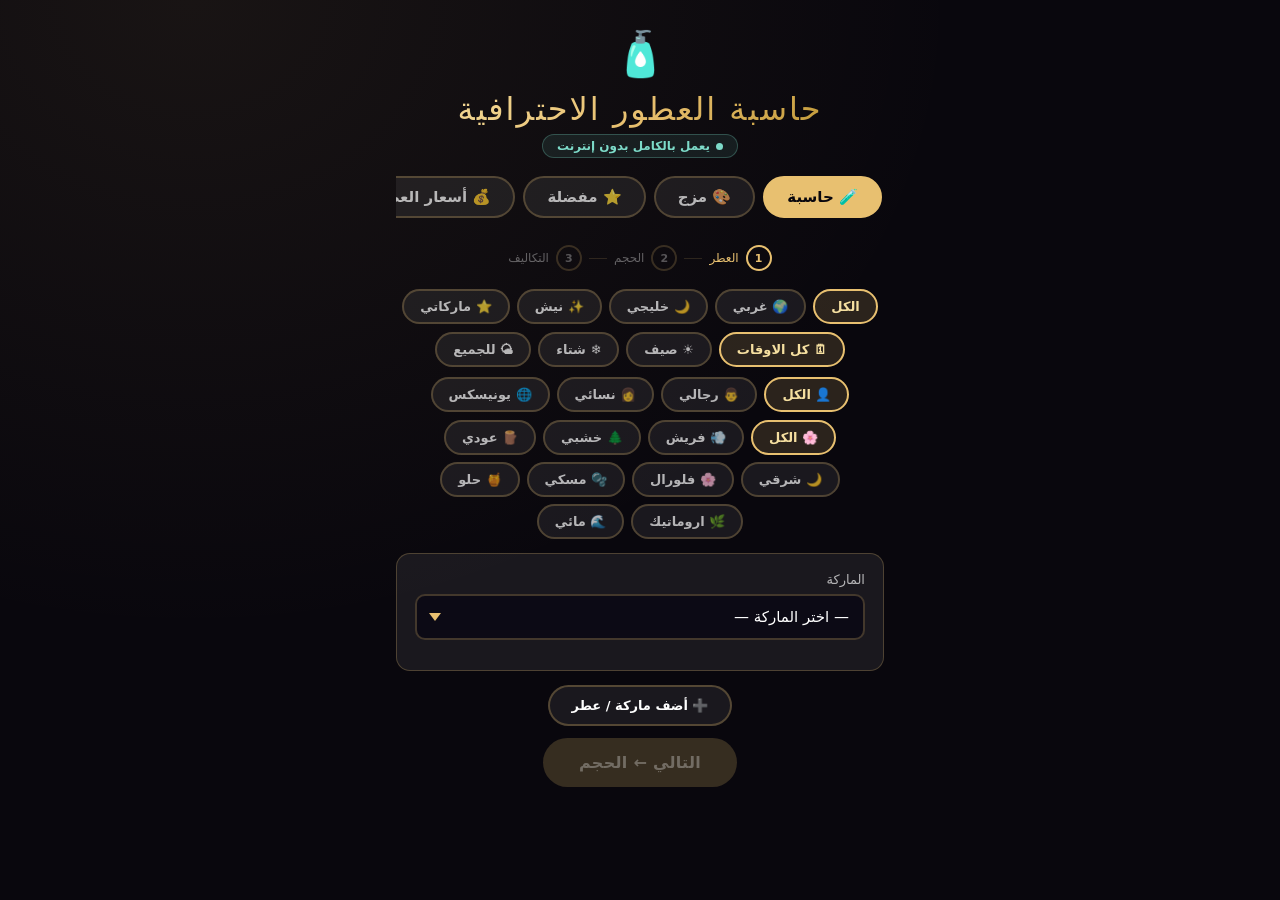
<file: index.html>
<!DOCTYPE html>
<html lang="ar" dir="rtl">
<head>
<meta charset="UTF-8"/>
<meta name="viewport" content="width=device-width,initial-scale=1.0,viewport-fit=cover"/>
<title>حاسبة العطور الاحترافية — Web App</title>

<!-- PWA -->
<link rel="manifest" href="manifest.json"/>
<meta name="theme-color" content="#e8c070"/>

<!-- iOS PWA -->
<meta name="apple-mobile-web-app-capable" content="yes"/>
<meta name="apple-mobile-web-app-status-bar-style" content="black-translucent"/>
<meta name="apple-mobile-web-app-title" content="حاسبة العطور"/>
<link rel="apple-touch-icon" href="icon-192.png"/>
<link rel="apple-touch-startup-image" href="icon-512.png"/>

<!-- General -->
<meta name="mobile-web-app-capable" content="yes"/>
<meta name="application-name" content="حاسبة العطور"/>
<meta name="description" content="حاسبة العطور الاحترافية — تركيبات، مزج، تكاليف، أرباح وإدارة أسعار الزيوت"/>

<link rel="stylesheet" href="css/style.css"/>

<!-- iOS Safe Area -->
<style>
  body {
    padding-top: env(safe-area-inset-top);
    padding-bottom: env(safe-area-inset-bottom);
  }
  .container {
    padding-bottom: calc(env(safe-area-inset-bottom) + 16px);
  }
</style>
</head>
<body>
<div class="container">
  <div class="header">
    <div class="logo">🧴</div>
    <h1>حاسبة العطور الاحترافية</h1>
    <div class="badge"><div class="badge-dot"></div>يعمل بالكامل بدون إنترنت</div>
  </div>

  <div class="tabs" role="tablist" aria-label="أقسام التطبيق">
    <button class="tab active" data-tab="calc" onclick="showTab('calc')">🧪 حاسبة</button>
    <button class="tab" data-tab="blend" onclick="showTab('blend')">🎨 مزج</button>
    <button class="tab" data-tab="favs" onclick="showTab('favs')">⭐ مفضلة</button>
    <button class="tab" data-tab="market" onclick="showTab('market')">💰 أسعار العطور</button>
  </div>

  <div id="tab-calc"></div>
  <div id="tab-blend" style="display:none"></div>
  <div id="tab-favs" style="display:none"></div>
  <div id="tab-market" style="display:none">
    <div class="market-tab-shell">
      <iframe id="market-list-frame" src="market-list.html" title="إدارة أسعار زيوت العطور" loading="lazy"></iframe>
    </div>
  </div>
</div>

<div id="modal"></div>
<div id="toast"></div>

<!-- زر الهوم — ثابت دائماً -->
<button id="home-btn" onclick="goHome()" aria-label="الرئيسية">🏠</button>

<!-- Install Banner (iOS) -->
<div id="install-banner" style="display:none;position:fixed;bottom:0;left:0;right:0;background:linear-gradient(135deg,#1a1008,#2a1a08);border-top:1px solid rgba(232,192,112,0.4);padding:14px 18px;padding-bottom:calc(14px + env(safe-area-inset-bottom));z-index:9999;font-family:inherit">
  <div style="display:flex;justify-content:space-between;align-items:center">
    <div>
      <div style="font-size:14px;font-weight:700;color:#e8c070">📲 ثبّت التطبيق</div>
      <div style="font-size:12px;color:rgba(255,255,255,0.6);margin-top:3px">اضغط <strong style="color:#e8c070">□ ↑</strong> ثم "أضف إلى الشاشة الرئيسية"</div>
    </div>
    <button onclick="document.getElementById('install-banner').style.display='none'" style="background:rgba(232,192,112,0.15);border:1px solid rgba(232,192,112,0.3);color:#e8c070;border-radius:8px;padding:7px 13px;font-size:13px;cursor:pointer;font-family:inherit">فهمت ✓</button>
  </div>
</div>

<script src="js/data.js"></script>
<script src="js/app.js"></script>
<script>
// ── Service Worker Registration ──
if ('serviceWorker' in navigator) {
  window.addEventListener('load', () => {
    navigator.serviceWorker.register('./service-worker.js')
      .then(reg => console.log('✅ SW registered:', reg.scope))
      .catch(err => console.log('❌ SW error:', err));
  });
}

// ── iOS Install Banner ──
const isIOS = /iPad|iPhone|iPod/.test(navigator.userAgent);
const isStandalone = window.matchMedia('(display-mode: standalone)').matches
  || window.navigator.standalone;
const bannerDismissed = localStorage.getItem('install_banner_dismissed');

if (isIOS && !isStandalone && !bannerDismissed) {
  setTimeout(() => {
    document.getElementById('install-banner').style.display = 'block';
  }, 2500);
  document.getElementById('install-banner')
    .querySelector('button')
    .addEventListener('click', () => {
      localStorage.setItem('install_banner_dismissed', '1');
    });
}

// ضبط ارتفاع صفحة الأسعار داخل التطبيق تلقائياً
window.addEventListener('message', event => {
  if (!event.data || event.data.type !== 'perfumez-market-height') return;
  const frame = document.getElementById('market-list-frame');
  if (!frame) return;
  const height = Math.max(720, Math.min(Number(event.data.height) || 900, 2200));
  frame.style.height = `${height}px`;
});
</script>
</body>
</html>
</file>
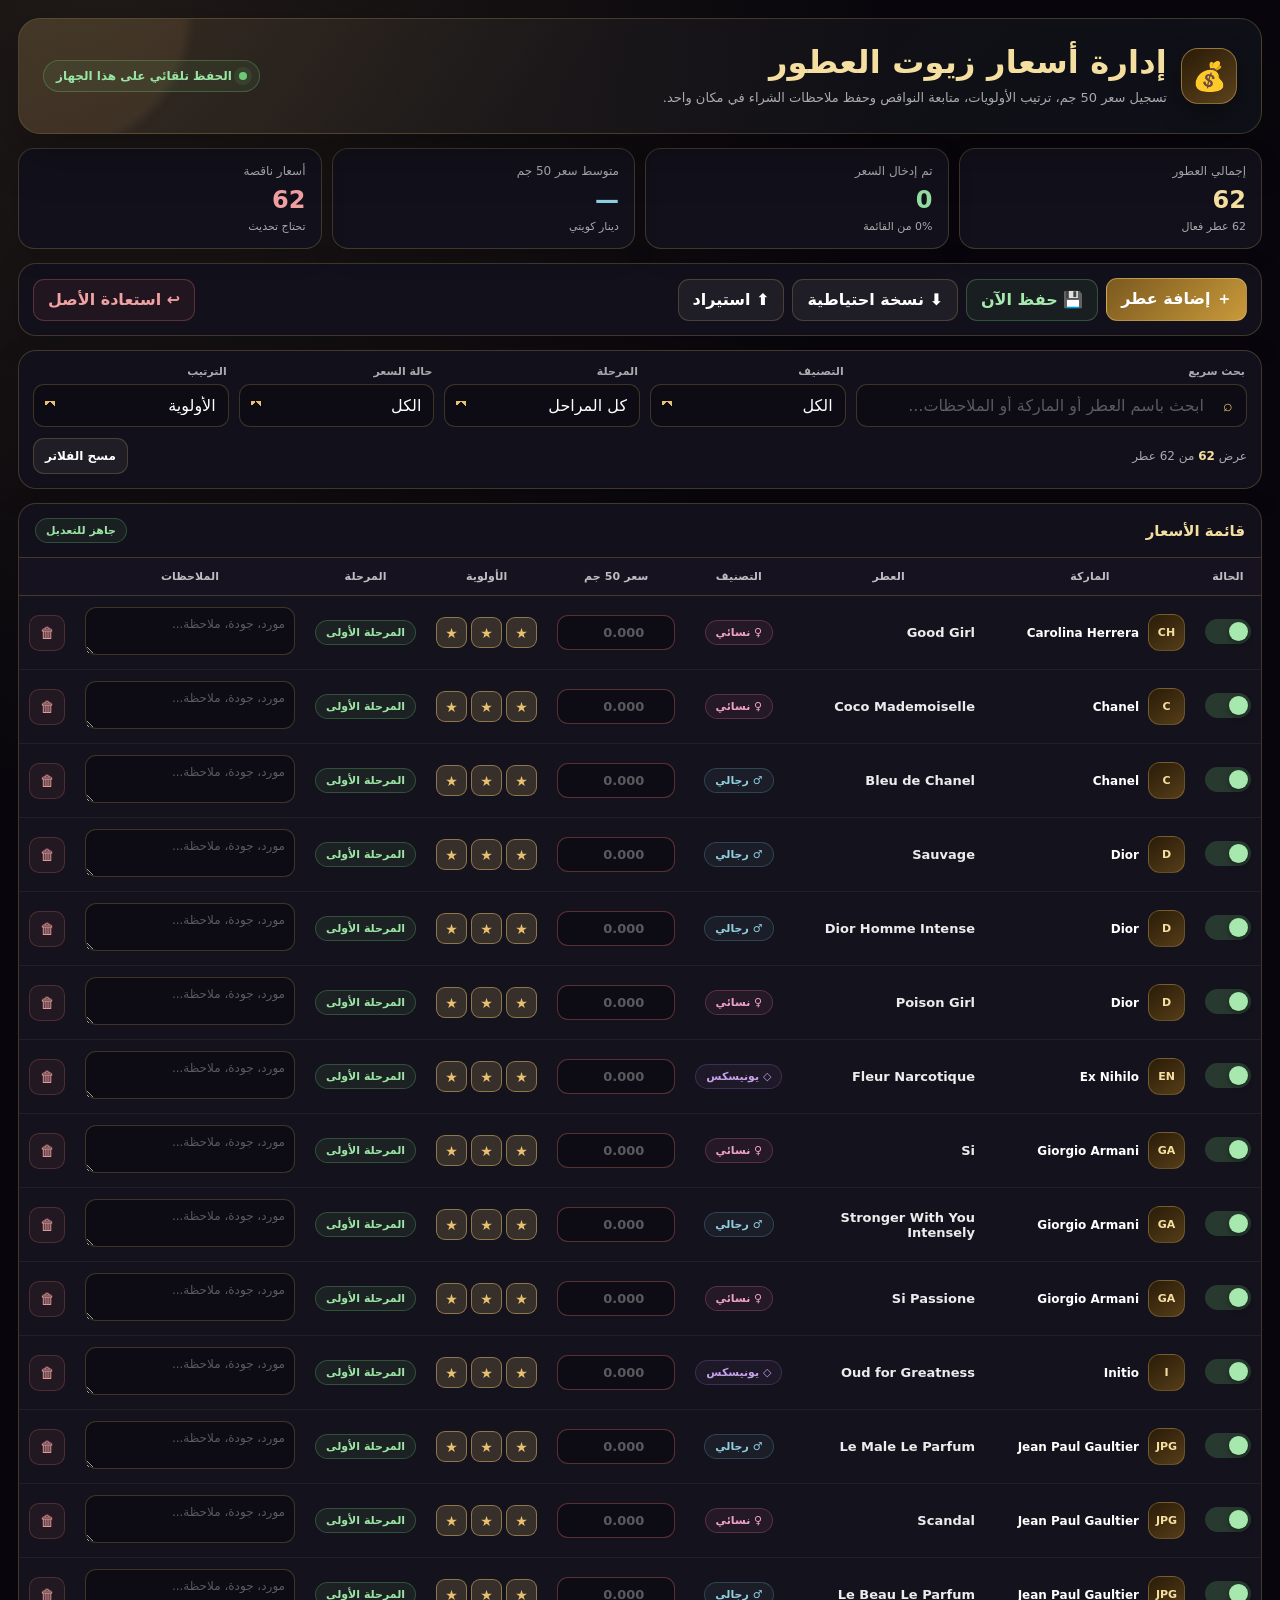
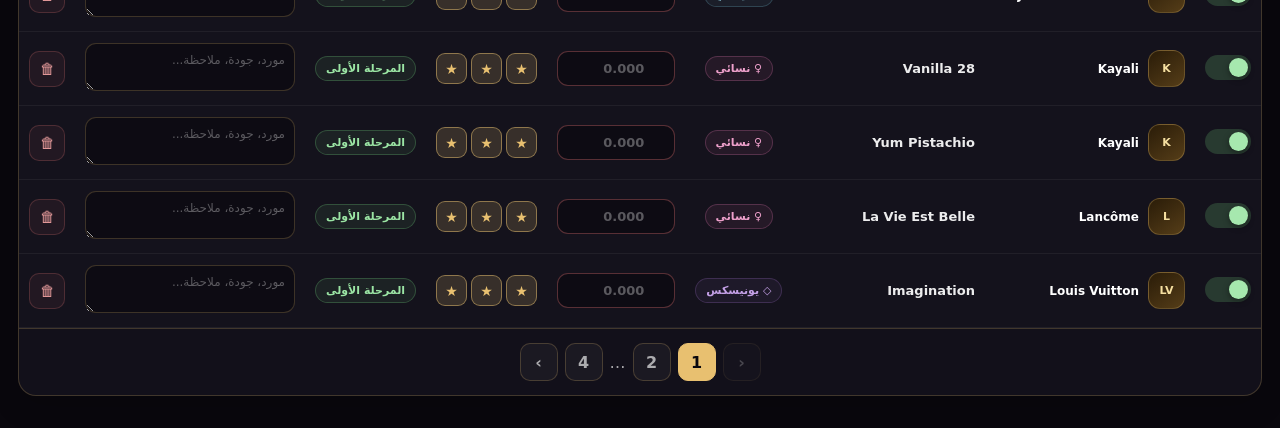
<file: market-list.html>
<!DOCTYPE html>
<html lang="ar" dir="rtl">
<head>
  <meta charset="UTF-8" />
  <meta name="viewport" content="width=device-width,initial-scale=1,viewport-fit=cover" />
  <meta name="theme-color" content="#09070d" />
  <title>إدارة أسعار زيوت العطور</title>
  <style>
    :root{
      --bg:#09070d;--surface:#12101a;--surface-2:#17141f;--surface-3:#1d1927;
      --gold:#e8c070;--gold-soft:#f5dfa0;--text:#fff;--muted:rgba(255,255,255,.64);
      --line:rgba(232,192,112,.22);--line-strong:rgba(232,192,112,.46);
      --green:#6ec878;--red:#e87777;--blue:#6eb5c8;--purple:#9e6ec8;
      --shadow:0 18px 50px rgba(0,0,0,.28);
    }
    *{box-sizing:border-box}
    html{color-scheme:dark}
    body{margin:0;padding:18px;font-family:"Segoe UI",Tahoma,system-ui,sans-serif;background:
      radial-gradient(circle at 8% 0,rgba(232,192,112,.10),transparent 34%),var(--bg);color:var(--text);min-height:100vh}
    button,input,select,textarea{font:inherit}
    button{cursor:pointer}
    .page{max-width:1420px;margin:auto}
    .hero{position:relative;overflow:hidden;border:1px solid var(--line);border-radius:22px;padding:24px;margin-bottom:14px;background:linear-gradient(135deg,rgba(232,192,112,.12),rgba(255,255,255,.035) 45%,rgba(110,181,200,.06));box-shadow:var(--shadow)}
    .hero:after{content:"";position:absolute;width:260px;height:260px;border-radius:50%;background:rgba(232,192,112,.08);left:-90px;top:-130px;filter:blur(4px)}
    .hero-top{position:relative;z-index:1;display:flex;align-items:center;justify-content:space-between;gap:18px;flex-wrap:wrap}
    .hero-copy{display:flex;gap:14px;align-items:center}
    .hero-icon{width:56px;height:56px;display:grid;place-items:center;border-radius:17px;background:linear-gradient(145deg,#2a1b07,#5c421c);border:1px solid rgba(232,192,112,.45);font-size:28px;box-shadow:0 10px 26px rgba(0,0,0,.3)}
    h1{font-size:clamp(22px,3vw,32px);margin:0;color:var(--gold-soft);letter-spacing:.2px}
    .hero p{margin:6px 0 0;color:var(--muted);font-size:13px;line-height:1.7}
    .sync-badge{display:inline-flex;align-items:center;gap:7px;border:1px solid rgba(110,200,120,.3);background:rgba(110,200,120,.08);color:#9be5a4;padding:8px 12px;border-radius:999px;font-size:12px;font-weight:700}
    .sync-dot{width:8px;height:8px;border-radius:50%;background:var(--green);box-shadow:0 0 0 5px rgba(110,200,120,.10)}

    .stats{display:grid;grid-template-columns:repeat(4,minmax(0,1fr));gap:10px;margin-bottom:14px}
    .stat{background:var(--surface);border:1px solid var(--line);border-radius:16px;padding:15px;min-height:92px;box-shadow:0 8px 24px rgba(0,0,0,.14)}
    .stat-label{font-size:12px;color:var(--muted);margin-bottom:10px}
    .stat-value{font-size:24px;font-weight:850;color:var(--gold-soft);line-height:1}
    .stat-sub{font-size:11px;color:var(--muted);margin-top:8px}
    .stat.green .stat-value{color:#94dda0}.stat.blue .stat-value{color:#8ccfe0}.stat.red .stat-value{color:#efa0a0}

    .panel{background:var(--surface);border:1px solid var(--line);border-radius:18px;padding:14px;margin-bottom:14px;box-shadow:0 10px 30px rgba(0,0,0,.16)}
    .actions{display:flex;gap:8px;flex-wrap:wrap;align-items:center}
    .btn,.file-btn{border:1px solid var(--line);border-radius:11px;padding:10px 14px;background:rgba(255,255,255,.055);color:var(--text);font-weight:700;transition:.18s;display:inline-flex;gap:7px;align-items:center;justify-content:center;min-height:42px}
    .btn:hover,.file-btn:hover{border-color:var(--line-strong);transform:translateY(-1px);background:rgba(255,255,255,.085)}
    .btn.primary{background:linear-gradient(135deg,#7b591f,#c99a3b);color:#fff;border-color:rgba(232,192,112,.5)}
    .btn.success{color:#a6e8ae;border-color:rgba(110,200,120,.3);background:rgba(110,200,120,.08)}
    .btn.danger{color:#f0a1a1;border-color:rgba(232,119,119,.28);background:rgba(232,119,119,.07)}
    .btn.compact{padding:8px 11px;min-height:36px;font-size:12px}
    .file-btn input{display:none}
    .toolbar-space{flex:1}

    .filter-grid{display:grid;grid-template-columns:minmax(240px,2fr) repeat(4,minmax(135px,1fr));gap:10px;align-items:end}
    .field label{display:block;font-size:11px;color:var(--muted);margin:0 2px 6px;font-weight:650}
    input,select,textarea{width:100%;border:1.5px solid var(--line);border-radius:11px;padding:11px 12px;background:#0d0b13;color:var(--text);outline:none;transition:.18s}
    input:focus,select:focus,textarea:focus{border-color:var(--gold);box-shadow:0 0 0 3px rgba(232,192,112,.09)}
    input::placeholder,textarea::placeholder{color:rgba(255,255,255,.32)}
    select{appearance:none;background-image:linear-gradient(45deg,transparent 50%,var(--gold) 50%),linear-gradient(135deg,var(--gold) 50%,transparent 50%);background-position:16px calc(50% - 2px),11px calc(50% - 2px);background-size:5px 5px,5px 5px;background-repeat:no-repeat;padding-left:32px}
    .search-wrap{position:relative}.search-wrap input{padding-right:42px}.search-icon{position:absolute;right:14px;bottom:12px;color:var(--gold);pointer-events:none}
    .filter-foot{display:flex;justify-content:space-between;align-items:center;gap:10px;margin-top:11px;color:var(--muted);font-size:12px;flex-wrap:wrap}
    .results-count strong{color:var(--gold-soft)}

    .add-panel{display:none}.add-panel.open{display:block;animation:reveal .22s ease}
    .section-title{display:flex;align-items:center;justify-content:space-between;gap:10px;margin-bottom:13px}
    .section-title h2{margin:0;font-size:16px;color:var(--gold-soft)}
    .add-grid{display:grid;grid-template-columns:repeat(6,minmax(130px,1fr));gap:10px;align-items:end}
    .span-2{grid-column:span 2}
    .hint{font-size:11px;color:var(--muted);line-height:1.65;margin-top:10px}

    .table-panel{padding:0;overflow:hidden}
    .table-head{display:flex;justify-content:space-between;align-items:center;padding:14px 16px;border-bottom:1px solid var(--line);gap:12px}
    .table-head h2{margin:0;font-size:15px;color:var(--gold-soft)}
    .table-wrap{overflow:auto;max-height:none}
    table{width:100%;min-width:1120px;border-collapse:separate;border-spacing:0}
    th{position:sticky;top:0;z-index:3;background:#16121f;color:rgba(255,255,255,.72);font-size:11px;text-transform:none;letter-spacing:.1px;padding:12px 10px;border-bottom:1px solid var(--line);white-space:nowrap}
    td{padding:11px 10px;border-bottom:1px solid rgba(255,255,255,.055);vertical-align:middle;text-align:center;font-size:13px}
    tbody tr{transition:.15s;background:rgba(255,255,255,.008)}
    tbody tr:hover{background:rgba(232,192,112,.045)}
    tbody tr.canceled{opacity:.48;background:rgba(232,119,119,.025)}
    tbody tr.canceled .perfume-title{text-decoration:line-through}
    .brand-box{display:flex;align-items:center;gap:9px;text-align:right;min-width:190px}
    .brand-avatar{width:37px;height:37px;display:grid;place-items:center;flex:0 0 auto;border-radius:12px;background:linear-gradient(145deg,#2a1c08,#553d18);border:1px solid rgba(232,192,112,.28);color:var(--gold-soft);font-size:11px;font-weight:850}
    .brand-name{font-size:12px;font-weight:700;color:#fff}.perfume-title{font-weight:750;text-align:right;min-width:170px;color:rgba(255,255,255,.92)}
    .price-input{min-width:112px;text-align:center;font-weight:850;color:var(--gold-soft);padding:9px 8px}
    .price-input.missing{border-color:rgba(232,119,119,.34);color:#efa0a0}
    .priority{display:flex;gap:4px;justify-content:center;direction:ltr}
    .star-btn{width:31px;height:31px;padding:0;border-radius:9px;border:1px solid rgba(255,255,255,.12);background:rgba(255,255,255,.045);color:rgba(255,255,255,.25);font-size:14px}
    .star-btn.active{background:rgba(232,192,112,.17);border-color:rgba(232,192,112,.5);color:var(--gold)}
    .pill{display:inline-flex;align-items:center;justify-content:center;border-radius:999px;padding:5px 10px;font-size:11px;font-weight:750;white-space:nowrap}
    .stage-one{background:rgba(110,200,120,.09);border:1px solid rgba(110,200,120,.28);color:#9be5a4}
    .stage-two{background:rgba(110,181,200,.09);border:1px solid rgba(110,181,200,.28);color:#93d6e7}
    .gender-w{background:rgba(232,119,177,.08);border:1px solid rgba(232,119,177,.25);color:#eea0cb}
    .gender-m{background:rgba(110,181,200,.08);border:1px solid rgba(110,181,200,.25);color:#91cfdf}
    .gender-u{background:rgba(158,110,200,.08);border:1px solid rgba(158,110,200,.25);color:#c4a0e6}
    .notes{min-width:210px;min-height:40px;resize:vertical;padding:9px;font-size:12px}
    .status-toggle{width:46px;height:25px;border:0;border-radius:999px;background:rgba(110,200,120,.22);position:relative;padding:0}
    .status-toggle:before{content:"";position:absolute;width:19px;height:19px;border-radius:50%;background:#a6e8ae;right:3px;top:3px;transition:.2s;box-shadow:0 2px 6px rgba(0,0,0,.4)}
    .status-toggle.off{background:rgba(232,119,119,.2)}.status-toggle.off:before{right:24px;background:#efa0a0}
    .icon-btn{width:36px;height:36px;border-radius:10px;border:1px solid rgba(232,119,119,.22);background:rgba(232,119,119,.065);color:#efa0a0;font-size:15px}

    .cards{display:none;padding:12px}
    .perf-card{border:1px solid var(--line);background:linear-gradient(145deg,rgba(255,255,255,.045),rgba(255,255,255,.018));border-radius:16px;padding:14px;margin-bottom:10px}
    .perf-card.canceled{opacity:.5}
    .perf-card-top{display:flex;align-items:flex-start;gap:10px}.perf-card-main{flex:1;min-width:0}.perf-card-name{font-weight:800;font-size:15px;color:#fff;white-space:nowrap;overflow:hidden;text-overflow:ellipsis}.perf-card-brand{font-size:11px;color:var(--muted);margin-top:3px}
    .perf-card-tags{display:flex;gap:5px;flex-wrap:wrap;margin-top:10px}
    .perf-card-grid{display:grid;grid-template-columns:1fr 1fr;gap:9px;margin-top:12px}
    .mobile-label{font-size:10px;color:var(--muted);margin-bottom:5px}
    .perf-card-actions{display:flex;justify-content:space-between;align-items:center;gap:8px;margin-top:12px;padding-top:11px;border-top:1px solid rgba(255,255,255,.07)}

    .empty{text-align:center;padding:46px 18px;color:var(--muted)}.empty-icon{font-size:42px;margin-bottom:10px}.empty strong{display:block;color:var(--gold-soft);font-size:15px;margin-bottom:5px}
    .pagination{display:flex;align-items:center;justify-content:center;gap:7px;padding:14px;border-top:1px solid var(--line)}
    .page-btn{min-width:38px;height:38px;border-radius:10px;border:1px solid var(--line);background:rgba(255,255,255,.04);color:var(--muted);font-weight:750}
    .page-btn.active{background:var(--gold);color:#09070d;border-color:var(--gold)}.page-btn:disabled{opacity:.35;cursor:not-allowed}
    .status-msg{position:fixed;left:50%;bottom:20px;transform:translate(-50%,20px);z-index:50;background:var(--gold);color:#09070d;border-radius:999px;padding:10px 18px;font-size:13px;font-weight:850;opacity:0;pointer-events:none;transition:.25s;box-shadow:0 10px 30px rgba(0,0,0,.35)}
    .status-msg.show{opacity:1;transform:translate(-50%,0)}
    @keyframes reveal{from{opacity:0;transform:translateY(-6px)}to{opacity:1;transform:none}}

    @media(max-width:1080px){.filter-grid{grid-template-columns:2fr 1fr 1fr}.filter-grid .field:nth-child(n+4){grid-column:auto}.add-grid{grid-template-columns:repeat(3,1fr)}.stats{grid-template-columns:repeat(2,1fr)}}
    @media(max-width:720px){body{padding:9px}.hero{padding:17px;border-radius:17px}.hero-icon{width:48px;height:48px}.sync-badge{width:100%;justify-content:center}.stats{gap:7px}.stat{padding:12px;min-height:80px}.stat-value{font-size:20px}.panel{padding:11px;border-radius:15px}.filter-grid{grid-template-columns:1fr 1fr}.filter-grid .search-field{grid-column:1/-1}.add-grid{grid-template-columns:1fr 1fr}.span-2{grid-column:1/-1}.table-wrap{display:none}.cards{display:block}.table-head{padding:12px}.actions .toolbar-space{display:none}.actions .btn,.actions .file-btn{flex:1 1 calc(50% - 8px)}.pagination{flex-wrap:wrap}}
    @media(max-width:430px){.stats{grid-template-columns:1fr 1fr}.stat-sub{display:none}.filter-grid,.add-grid,.perf-card-grid{grid-template-columns:1fr}.filter-grid .search-field,.span-2{grid-column:auto}.hero-copy{align-items:flex-start}.hero p{font-size:12px}.actions .btn,.actions .file-btn{flex:1 1 100%}}
  </style>
</head>
<body>
<main class="page">
  <section class="hero">
    <div class="hero-top">
      <div class="hero-copy">
        <div class="hero-icon">💰</div>
        <div>
          <h1>إدارة أسعار زيوت العطور</h1>
          <p>تسجيل سعر 50 جم، ترتيب الأولويات، متابعة النواقص وحفظ ملاحظات الشراء في مكان واحد.</p>
        </div>
      </div>
      <div class="sync-badge"><span class="sync-dot"></span> الحفظ تلقائي على هذا الجهاز</div>
    </div>
  </section>

  <section class="stats" id="stats"></section>

  <section class="panel actions" aria-label="إجراءات البيانات">
    <button class="btn primary" type="button" onclick="toggleAddPanel()">＋ إضافة عطر</button>
    <button class="btn success" type="button" onclick="saveAll()">💾 حفظ الآن</button>
    <button class="btn" type="button" onclick="exportData()">⬇️ نسخة احتياطية</button>
    <label class="file-btn">⬆️ استيراد<input id="importFile" type="file" accept=".json,application/json" onchange="importData(event)"></label>
    <div class="toolbar-space"></div>
    <button class="btn danger" type="button" onclick="resetToDefault()">↩️ استعادة الأصل</button>
  </section>

  <section class="panel add-panel" id="addPanel">
    <div class="section-title"><h2>إضافة عطر جديد</h2><button class="btn compact" type="button" onclick="toggleAddPanel(false)">إغلاق ✕</button></div>
    <div class="add-grid">
      <div class="field"><label for="newGender">الجنس</label><select id="newGender"><option value="">اختر</option><option value="نسائي">نسائي</option><option value="رجالي">رجالي</option><option value="يونيسكس">يونيسكس</option></select></div>
      <div class="field span-2"><label for="newBrand">الماركة</label><input id="newBrand" placeholder="مثال: Dior"></div>
      <div class="field span-2"><label for="newName">اسم العطر</label><input id="newName" placeholder="مثال: Sauvage"></div>
      <div class="field"><label for="newCost">سعر 50 جم (د.ك)</label><input id="newCost" type="number" min="0" step="0.001" placeholder="0.000"></div>
      <div class="field"><label for="newStage">المرحلة</label><select id="newStage"><option value="المرحلة الأولى">المرحلة الأولى</option><option value="المرحلة الثانية">المرحلة الثانية</option></select></div>
      <div class="field"><label for="newPriority">الأولوية</label><select id="newPriority"><option value="3">عالية — 3 نجوم</option><option value="2">متوسطة — نجمتان</option><option value="1">عادية — نجمة</option></select></div>
      <div class="field span-2"><label for="newNotes">ملاحظات</label><input id="newNotes" placeholder="المورد، جودة الزيت، آخر تحديث..."></div>
      <button class="btn primary" type="button" onclick="addPerfume()">إضافة وحفظ</button>
    </div>
    <div class="hint">لن تُرفع البيانات إلى الإنترنت. استخدم النسخة الاحتياطية لنقلها إلى جهاز آخر.</div>
  </section>

  <section class="panel">
    <div class="filter-grid">
      <div class="field search-field search-wrap"><label for="searchInput">بحث سريع</label><span class="search-icon">⌕</span><input id="searchInput" type="search" placeholder="ابحث باسم العطر أو الماركة أو الملاحظات..." oninput="setFilter('query',this.value)"></div>
      <div class="field"><label for="genderFilter">التصنيف</label><select id="genderFilter" onchange="setFilter('gender',this.value)"><option value="all">الكل</option><option value="نسائي">نسائي</option><option value="رجالي">رجالي</option><option value="يونيسكس">يونيسكس</option></select></div>
      <div class="field"><label for="stageFilter">المرحلة</label><select id="stageFilter" onchange="setFilter('stage',this.value)"><option value="all">كل المراحل</option><option value="المرحلة الأولى">المرحلة الأولى</option><option value="المرحلة الثانية">المرحلة الثانية</option></select></div>
      <div class="field"><label for="priceFilter">حالة السعر</label><select id="priceFilter" onchange="setFilter('price',this.value)"><option value="all">الكل</option><option value="priced">تم التسعير</option><option value="missing">بدون سعر</option><option value="active">فعال فقط</option><option value="canceled">ملغي فقط</option></select></div>
      <div class="field"><label for="sortFilter">الترتيب</label><select id="sortFilter" onchange="setFilter('sort',this.value)"><option value="priority">الأولوية</option><option value="brand">الماركة</option><option value="name">اسم العطر</option><option value="priceHigh">السعر: الأعلى</option><option value="priceLow">السعر: الأقل</option></select></div>
    </div>
    <div class="filter-foot"><div class="results-count" id="resultsCount"></div><button class="btn compact" type="button" onclick="clearFilters()">مسح الفلاتر</button></div>
  </section>

  <section class="panel table-panel">
    <div class="table-head"><h2>قائمة الأسعار</h2><span class="pill stage-one" id="lastSaved">جاهز للتعديل</span></div>
    <div class="table-wrap" id="tableView"></div>
    <div class="cards" id="cardView"></div>
    <div class="pagination" id="pagination"></div>
  </section>
</main>
<div id="status" class="status-msg" role="status" aria-live="polite"></div>

<script>
const STORAGE_KEY = "kuwait_perfume_manager_v3";
const PAGE_SIZE = 18;
const defaultPerfumes = [
  {id:"w01",gender:"نسائي",brand:"YSL",name:"Libre Intense",priority:3,stage:"المرحلة الأولى"},
  {id:"w02",gender:"نسائي",brand:"Carolina Herrera",name:"Good Girl",priority:3,stage:"المرحلة الأولى"},
  {id:"w03",gender:"نسائي",brand:"Lancôme",name:"La Vie Est Belle",priority:3,stage:"المرحلة الأولى"},
  {id:"w04",gender:"نسائي",brand:"Giorgio Armani",name:"Si",priority:3,stage:"المرحلة الأولى"},
  {id:"w05",gender:"نسائي",brand:"YSL",name:"Black Opium",priority:3,stage:"المرحلة الأولى"},
  {id:"w06",gender:"نسائي",brand:"Prada",name:"Paradoxe",priority:3,stage:"المرحلة الأولى"},
  {id:"w07",gender:"نسائي",brand:"Burberry",name:"Her",priority:2,stage:"المرحلة الأولى"},
  {id:"w08",gender:"نسائي",brand:"Chanel",name:"Coco Mademoiselle",priority:3,stage:"المرحلة الأولى"},
  {id:"w09",gender:"نسائي",brand:"Dior",name:"Miss Dior",priority:2,stage:"المرحلة الأولى"},
  {id:"w10",gender:"نسائي",brand:"Giorgio Armani",name:"My Way",priority:2,stage:"المرحلة الأولى"},
  {id:"w11",gender:"نسائي",brand:"Mugler",name:"Alien",priority:2,stage:"المرحلة الأولى"},
  {id:"w12",gender:"نسائي",brand:"Kayali",name:"Vanilla 28",priority:3,stage:"المرحلة الأولى"},
  {id:"w13",gender:"نسائي",brand:"Chanel",name:"Chance",priority:2,stage:"المرحلة الأولى"},
  {id:"w14",gender:"نسائي",brand:"Versace",name:"Bright Crystal",priority:2,stage:"المرحلة الأولى"},
  {id:"w15",gender:"نسائي",brand:"Narciso Rodriguez",name:"For Her",priority:2,stage:"المرحلة الأولى"},
  {id:"w16",gender:"نسائي",brand:"Valentino",name:"Donna Born in Roma",priority:3,stage:"المرحلة الأولى"},
  {id:"m01",gender:"رجالي",brand:"Dior",name:"Sauvage",priority:3,stage:"المرحلة الأولى"},
  {id:"m02",gender:"رجالي",brand:"Chanel",name:"Bleu de Chanel",priority:3,stage:"المرحلة الأولى"},
  {id:"m03",gender:"رجالي",brand:"YSL",name:"Y EDP",priority:3,stage:"المرحلة الأولى"},
  {id:"m04",gender:"رجالي",brand:"Rabanne",name:"1 Million",priority:3,stage:"المرحلة الأولى"},
  {id:"m05",gender:"رجالي",brand:"Giorgio Armani",name:"Stronger With You Intensely",priority:3,stage:"المرحلة الأولى"},
  {id:"m06",gender:"رجالي",brand:"Jean Paul Gaultier",name:"Le Male Le Parfum",priority:3,stage:"المرحلة الأولى"},
  {id:"m07",gender:"رجالي",brand:"Versace",name:"Dylan Blue",priority:2,stage:"المرحلة الأولى"},
  {id:"m08",gender:"رجالي",brand:"Giorgio Armani",name:"Acqua di Gio Profondo",priority:2,stage:"المرحلة الأولى"},
  {id:"m09",gender:"رجالي",brand:"Montblanc",name:"Explorer",priority:2,stage:"المرحلة الأولى"},
  {id:"m10",gender:"رجالي",brand:"Prada",name:"Luna Rossa Carbon",priority:2,stage:"المرحلة الأولى"},
  {id:"m11",gender:"رجالي",brand:"Versace",name:"Pour Homme",priority:2,stage:"المرحلة الأولى"},
  {id:"m12",gender:"رجالي",brand:"Rabanne",name:"Invictus",priority:2,stage:"المرحلة الأولى"},
  {id:"m13",gender:"رجالي",brand:"Rasasi",name:"Hawas",priority:3,stage:"المرحلة الأولى"},
  {id:"m14",gender:"رجالي",brand:"Giorgio Armani",name:"Stronger With You Absolutely",priority:2,stage:"المرحلة الأولى"},
  {id:"m15",gender:"رجالي",brand:"Giorgio Armani",name:"Armani Code Parfum",priority:2,stage:"المرحلة الأولى"},
  {id:"m16",gender:"رجالي",brand:"Dior",name:"Dior Homme Intense",priority:3,stage:"المرحلة الأولى"},
  {id:"u01",gender:"يونيسكس",brand:"Maison Francis Kurkdjian",name:"Baccarat Rouge 540",priority:3,stage:"المرحلة الأولى"},
  {id:"u02",gender:"يونيسكس",brand:"Louis Vuitton",name:"Imagination",priority:3,stage:"المرحلة الأولى"},
  {id:"u03",gender:"يونيسكس",brand:"Tom Ford",name:"Tobacco Vanille",priority:3,stage:"المرحلة الأولى"},
  {id:"u04",gender:"يونيسكس",brand:"Tom Ford",name:"Oud Wood",priority:3,stage:"المرحلة الأولى"},
  {id:"u05",gender:"يونيسكس",brand:"Mancera",name:"Instant Crush",priority:3,stage:"المرحلة الأولى"},
  {id:"u06",gender:"يونيسكس",brand:"Xerjoff",name:"Erba Pura",priority:3,stage:"المرحلة الأولى"},
  {id:"u07",gender:"يونيسكس",brand:"Maison Francis Kurkdjian",name:"Grand Soir",priority:2,stage:"المرحلة الأولى"},
  {id:"u08",gender:"يونيسكس",brand:"Swiss Arabian",name:"Shaghaf Oud",priority:2,stage:"المرحلة الأولى"},
  {id:"p201",gender:"نسائي",brand:"Givenchy",name:"L’Interdit",priority:2,stage:"المرحلة الثانية"},
  {id:"p202",gender:"نسائي",brand:"Viktor & Rolf",name:"Flowerbomb",priority:2,stage:"المرحلة الثانية"},
  {id:"p203",gender:"رجالي",brand:"Azzaro",name:"The Most Wanted",priority:3,stage:"المرحلة الثانية"},
  {id:"p204",gender:"رجالي",brand:"Jean Paul Gaultier",name:"Ultra Male",priority:2,stage:"المرحلة الثانية"},
  {id:"p205",gender:"يونيسكس",brand:"Sospiro",name:"Erba Pura Style",priority:2,stage:"المرحلة الثانية"},
  {id:"p206",gender:"يونيسكس",brand:"Arabian Oud",name:"Kalemat",priority:2,stage:"المرحلة الثانية"},
  {id:"p207",gender:"يونيسكس",brand:"Arabian Oud",name:"Madawi",priority:2,stage:"المرحلة الثانية"},
  {id:"p208",gender:"يونيسكس",brand:"Gissah",name:"Imperial Valley",priority:3,stage:"المرحلة الثانية"}
,
  {id:"w17",gender:"نسائي",brand:"Jean Paul Gaultier",name:"Scandal",priority:3,stage:"المرحلة الأولى"},
  {id:"w18",gender:"نسائي",brand:"Dior",name:"Poison Girl",priority:3,stage:"المرحلة الأولى"},
  {id:"w19",gender:"نسائي",brand:"Giorgio Armani",name:"Si Passione",priority:3,stage:"المرحلة الأولى"},
  {id:"w20",gender:"نسائي",brand:"Kayali",name:"Yum Pistachio",priority:3,stage:"المرحلة الأولى"},

  {id:"m17",gender:"رجالي",brand:"Versace",name:"Eros",priority:3,stage:"المرحلة الأولى"},
  {id:"m18",gender:"رجالي",brand:"YSL",name:"Y Le Parfum",priority:3,stage:"المرحلة الأولى"},
  {id:"m19",gender:"رجالي",brand:"Rabanne",name:"Invictus Victory",priority:3,stage:"المرحلة الأولى"},
  {id:"m20",gender:"رجالي",brand:"Dior",name:"Fahrenheit",priority:2,stage:"المرحلة الأولى"},
  {id:"m21",gender:"رجالي",brand:"Jean Paul Gaultier",name:"Le Beau Le Parfum",priority:3,stage:"المرحلة الأولى"},

  {id:"u09",gender:"يونيسكس",brand:"Maison Francis Kurkdjian",name:"Gentle Fluidity Silver",priority:3,stage:"المرحلة الأولى"},
  {id:"u10",gender:"يونيسكس",brand:"Initio",name:"Oud for Greatness",priority:3,stage:"المرحلة الأولى"},
  {id:"u11",gender:"يونيسكس",brand:"Byredo",name:"Bal d’Afrique",priority:2,stage:"المرحلة الأولى"},
  {id:"u12",gender:"يونيسكس",brand:"Ex Nihilo",name:"Fleur Narcotique",priority:3,stage:"المرحلة الأولى"},
  {id:"u13",gender:"يونيسكس",brand:"Xerjoff",name:"Naxos",priority:3,stage:"المرحلة الأولى"},

];

const filters = {query:"",gender:"all",stage:"all",price:"all",sort:"priority"};
let currentPage = 1;
let perfumes = loadData();

function cloneDefaults(){return defaultPerfumes.map(item=>({...item,cost50:"",notes:"",canceled:false}));}
function normalizeItem(p,index=0){
  return {id:p.id||`item_${Date.now()}_${index}`,gender:p.gender||"يونيسكس",brand:String(p.brand||""),name:String(p.name||""),stage:p.stage||"المرحلة الأولى",priority:Math.min(3,Math.max(1,Number(p.priority)||1)),cost50:p.cost50??"",notes:p.notes??"",canceled:Boolean(p.canceled)};
}
function loadData(){
  try{const saved=localStorage.getItem(STORAGE_KEY);if(saved){const parsed=JSON.parse(saved);if(Array.isArray(parsed))return parsed.map(normalizeItem);}}
  catch(error){console.warn("تعذر قراءة البيانات",error)}
  return cloneDefaults();
}
function saveToStorage(showMessage=false){
  let stored=true;
  try{localStorage.setItem(STORAGE_KEY,JSON.stringify(perfumes));}
  catch(error){stored=false;console.warn("تعذر الحفظ المحلي",error);}
  const stamp=new Intl.DateTimeFormat("ar-KW",{hour:"2-digit",minute:"2-digit"}).format(new Date());
  document.getElementById("lastSaved").textContent=stored?`حُفظ ${stamp}`:"تعذر الحفظ المحلي";
  if(showMessage)flash(stored?"تم حفظ جميع البيانات ✓":"تعذر الحفظ في هذا المتصفح");
}
function saveAll(){saveToStorage(true);render();}
function escapeHtml(value){return String(value??"").replace(/[&<>"']/g,ch=>({"&":"&amp;","<":"&lt;",">":"&gt;",'"':"&quot;","'":"&#039;"}[ch]));}
function brandInitials(brand){return String(brand).split(/\s+/).filter(Boolean).slice(0,3).map(x=>x[0]).join("").toUpperCase();}
function genderClass(g){return g==="نسائي"?"gender-w":g==="رجالي"?"gender-m":"gender-u";}
function genderIcon(g){return g==="نسائي"?"♀":g==="رجالي"?"♂":"◇";}
function numericPrice(item){const n=Number(item.cost50);return Number.isFinite(n)&&n>0?n:null;}
function formatPrice(v){return v==null?"—":`${v.toFixed(3)} د.ك`;}

function setFilter(key,value){filters[key]=value;currentPage=1;render();}
function clearFilters(){
  Object.assign(filters,{query:"",gender:"all",stage:"all",price:"all",sort:"priority"});
  ["searchInput","genderFilter","stageFilter","priceFilter","sortFilter"].forEach(id=>{const node=document.getElementById(id);if(!node)return;node.value=id==="searchInput"?"":id==="sortFilter"?"priority":"all";});
  currentPage=1;render();
}
function getFiltered(){
  const q=filters.query.trim().toLowerCase();
  let list=perfumes.filter(item=>{
    if(q&&!`${item.brand} ${item.name} ${item.notes}`.toLowerCase().includes(q))return false;
    if(filters.gender!=="all"&&item.gender!==filters.gender)return false;
    if(filters.stage!=="all"&&item.stage!==filters.stage)return false;
    const hasPrice=numericPrice(item)!==null;
    if(filters.price==="priced"&&!hasPrice)return false;
    if(filters.price==="missing"&&hasPrice)return false;
    if(filters.price==="active"&&item.canceled)return false;
    if(filters.price==="canceled"&&!item.canceled)return false;
    return true;
  });
  list.sort((a,b)=>{
    if(filters.sort==="brand")return a.brand.localeCompare(b.brand,"ar")||a.name.localeCompare(b.name,"ar");
    if(filters.sort==="name")return a.name.localeCompare(b.name,"ar");
    if(filters.sort==="priceHigh")return (numericPrice(b)||-1)-(numericPrice(a)||-1);
    if(filters.sort==="priceLow")return (numericPrice(a)??Infinity)-(numericPrice(b)??Infinity);
    return Number(b.priority)-Number(a.priority)||a.stage.localeCompare(b.stage,"ar")||a.brand.localeCompare(b.brand,"ar");
  });
  return list;
}
function updateField(id,field,value){const item=perfumes.find(p=>p.id===id);if(!item)return;item[field]=value;saveToStorage(false);renderStats();if(field==="cost50")refreshPriceClasses(id,value);}
function refreshPriceClasses(id,value){document.querySelectorAll(`[data-price-id="${CSS.escape(id)}"]`).forEach(el=>el.classList.toggle("missing",!(Number(value)>0)));}
function setPriority(id,value){const item=perfumes.find(p=>p.id===id);if(!item)return;item.priority=Number(value);saveToStorage(false);render();}
function toggleCancel(id){const item=perfumes.find(p=>p.id===id);if(!item)return;item.canceled=!item.canceled;saveToStorage(false);render();flash(item.canceled?"تم نقل العطر إلى الملغي":"تم تفعيل العطر");}
function deletePerfume(id){const item=perfumes.find(p=>p.id===id);if(!item||!confirm(`حذف ${item.name} نهائياً؟`))return;perfumes=perfumes.filter(p=>p.id!==id);saveToStorage(false);render();flash("تم حذف العطر");}
function renderPriority(item){return `<div class="priority">${[1,2,3].map(v=>`<button class="star-btn ${item.priority>=v?"active":""}" type="button" onclick="setPriority('${escapeHtml(item.id)}',${v})" aria-label="أولوية ${v}">★</button>`).join("")}</div>`;}
function stageClass(stage){return stage==="المرحلة الأولى"?"stage-one":"stage-two";}

function rowHtml(item){const price=numericPrice(item);return `<tr class="${item.canceled?"canceled":""}">
<td><button type="button" class="status-toggle ${item.canceled?"off":""}" onclick="toggleCancel('${escapeHtml(item.id)}')" title="${item.canceled?"إعادة تفعيل":"إلغاء"}"></button></td>
<td><div class="brand-box"><div class="brand-avatar">${escapeHtml(brandInitials(item.brand))}</div><div class="brand-name">${escapeHtml(item.brand)}</div></div></td>
<td><div class="perfume-title">${escapeHtml(item.name)}</div></td>
<td><span class="pill ${genderClass(item.gender)}">${genderIcon(item.gender)} ${escapeHtml(item.gender)}</span></td>
<td><input data-price-id="${escapeHtml(item.id)}" class="price-input ${price===null?"missing":""}" type="number" min="0" step="0.001" value="${escapeHtml(item.cost50)}" placeholder="0.000" oninput="updateField('${escapeHtml(item.id)}','cost50',this.value)"></td>
<td>${renderPriority(item)}</td>
<td><span class="pill ${stageClass(item.stage)}">${escapeHtml(item.stage)}</span></td>
<td><textarea class="notes" placeholder="مورد، جودة، ملاحظة..." oninput="updateField('${escapeHtml(item.id)}','notes',this.value)">${escapeHtml(item.notes)}</textarea></td>
<td><button class="icon-btn" type="button" onclick="deletePerfume('${escapeHtml(item.id)}')" aria-label="حذف">🗑</button></td>
</tr>`;}
function tableHtml(items){if(!items.length)return emptyHtml();return `<table><thead><tr><th>الحالة</th><th>الماركة</th><th>العطر</th><th>التصنيف</th><th>سعر 50 جم</th><th>الأولوية</th><th>المرحلة</th><th>الملاحظات</th><th></th></tr></thead><tbody>${items.map(rowHtml).join("")}</tbody></table>`;}
function cardHtml(item){const price=numericPrice(item);return `<article class="perf-card ${item.canceled?"canceled":""}">
<div class="perf-card-top"><div class="brand-avatar">${escapeHtml(brandInitials(item.brand))}</div><div class="perf-card-main"><div class="perf-card-name">${escapeHtml(item.name)}</div><div class="perf-card-brand">${escapeHtml(item.brand)}</div></div><button type="button" class="status-toggle ${item.canceled?"off":""}" onclick="toggleCancel('${escapeHtml(item.id)}')"></button></div>
<div class="perf-card-tags"><span class="pill ${genderClass(item.gender)}">${genderIcon(item.gender)} ${escapeHtml(item.gender)}</span><span class="pill ${stageClass(item.stage)}">${escapeHtml(item.stage)}</span></div>
<div class="perf-card-grid"><div><div class="mobile-label">سعر 50 جم</div><input data-price-id="${escapeHtml(item.id)}" class="price-input ${price===null?"missing":""}" type="number" min="0" step="0.001" value="${escapeHtml(item.cost50)}" placeholder="0.000" oninput="updateField('${escapeHtml(item.id)}','cost50',this.value)"></div><div><div class="mobile-label">الأولوية</div>${renderPriority(item)}</div></div>
<div style="margin-top:10px"><div class="mobile-label">الملاحظات</div><textarea class="notes" placeholder="مورد، جودة، ملاحظة..." oninput="updateField('${escapeHtml(item.id)}','notes',this.value)">${escapeHtml(item.notes)}</textarea></div>
<div class="perf-card-actions"><span style="font-size:11px;color:var(--muted)">${price===null?"بانتظار إدخال السعر":formatPrice(price)}</span><button class="btn compact danger" type="button" onclick="deletePerfume('${escapeHtml(item.id)}')">حذف</button></div></article>`;}
function emptyHtml(){return `<div class="empty"><div class="empty-icon">⌕</div><strong>لا توجد نتائج مطابقة</strong><span>غيّر الفلاتر أو امسح البحث لعرض القائمة.</span></div>`;}

function renderStats(){
  const total=perfumes.length,active=perfumes.filter(p=>!p.canceled).length,priced=perfumes.filter(p=>numericPrice(p)!==null&&!p.canceled),missing=perfumes.filter(p=>numericPrice(p)===null&&!p.canceled).length;
  const avg=priced.length?priced.reduce((s,p)=>s+numericPrice(p),0)/priced.length:null;
  document.getElementById("stats").innerHTML=`
  <div class="stat"><div class="stat-label">إجمالي العطور</div><div class="stat-value">${total}</div><div class="stat-sub">${active} عطر فعال</div></div>
  <div class="stat green"><div class="stat-label">تم إدخال السعر</div><div class="stat-value">${priced.length}</div><div class="stat-sub">${total?Math.round(priced.length/total*100):0}% من القائمة</div></div>
  <div class="stat blue"><div class="stat-label">متوسط سعر 50 جم</div><div class="stat-value">${avg===null?"—":avg.toFixed(3)}</div><div class="stat-sub">دينار كويتي</div></div>
  <div class="stat red"><div class="stat-label">أسعار ناقصة</div><div class="stat-value">${missing}</div><div class="stat-sub">تحتاج تحديث</div></div>`;
}
function renderPagination(totalPages){
  const holder=document.getElementById("pagination");if(totalPages<=1){holder.innerHTML="";return;}
  const pages=[];for(let p=1;p<=totalPages;p++){if(p===1||p===totalPages||Math.abs(p-currentPage)<=1)pages.push(p);else if(pages.at(-1)!=="…")pages.push("…");}
  holder.innerHTML=`<button class="page-btn" ${currentPage===1?"disabled":""} onclick="goPage(${currentPage-1})">‹</button>${pages.map(p=>p==="…"?`<span style="color:var(--muted)">…</span>`:`<button class="page-btn ${p===currentPage?"active":""}" onclick="goPage(${p})">${p}</button>`).join("")}<button class="page-btn" ${currentPage===totalPages?"disabled":""} onclick="goPage(${currentPage+1})">›</button>`;
}
function goPage(page){currentPage=page;render();window.scrollTo({top:document.querySelector('.table-panel').offsetTop-10,behavior:'smooth'});}
function render(){
  const list=getFiltered();const totalPages=Math.max(1,Math.ceil(list.length/PAGE_SIZE));if(currentPage>totalPages)currentPage=totalPages;const start=(currentPage-1)*PAGE_SIZE;const pageItems=list.slice(start,start+PAGE_SIZE);
  renderStats();document.getElementById("resultsCount").innerHTML=`عرض <strong>${list.length}</strong> من ${perfumes.length} عطر`;
  document.getElementById("tableView").innerHTML=tableHtml(pageItems);document.getElementById("cardView").innerHTML=pageItems.length?pageItems.map(cardHtml).join(""):emptyHtml();renderPagination(totalPages);notifyHeight();
}
function toggleAddPanel(force){const p=document.getElementById("addPanel");const open=typeof force==="boolean"?force:!p.classList.contains("open");p.classList.toggle("open",open);if(open)setTimeout(()=>document.getElementById("newGender").focus(),80);notifyHeight();}
function addPerfume(){
  const gender=document.getElementById("newGender").value,brand=document.getElementById("newBrand").value.trim(),name=document.getElementById("newName").value.trim();
  if(!gender||!brand||!name){flash("اختر التصنيف واكتب الماركة واسم العطر");return;}
  perfumes.unshift({id:`custom_${Date.now()}`,gender,brand,name,stage:document.getElementById("newStage").value,priority:Number(document.getElementById("newPriority").value),cost50:document.getElementById("newCost").value,notes:document.getElementById("newNotes").value.trim(),canceled:false});
  ["newGender","newBrand","newName","newCost","newNotes"].forEach(id=>document.getElementById(id).value="");document.getElementById("newPriority").value="3";document.getElementById("newStage").value="المرحلة الأولى";saveToStorage(false);clearFilters();toggleAddPanel(false);flash("تمت إضافة العطر وحفظه ✓");
}
function exportData(){
  saveToStorage(false);const payload={app:"PerfumeZ Price Manager",version:4,exportedAt:new Date().toISOString(),perfumes};const blob=new Blob([JSON.stringify(payload,null,2)],{type:"application/json;charset=utf-8"});const url=URL.createObjectURL(blob);const a=document.createElement("a");a.href=url;a.download=`perfume-prices-${new Date().toISOString().slice(0,10)}.json`;document.body.appendChild(a);a.click();a.remove();URL.revokeObjectURL(url);flash("تم تصدير النسخة الاحتياطية ✓");
}
function importData(event){const file=event.target.files?.[0];if(!file)return;const reader=new FileReader();reader.onload=()=>{try{const parsed=JSON.parse(reader.result);const imported=Array.isArray(parsed)?parsed:parsed.perfumes;if(!Array.isArray(imported))throw new Error("bad format");perfumes=imported.map(normalizeItem);saveToStorage(false);clearFilters();flash("تم استيراد البيانات بنجاح ✓");}catch(error){alert("تعذر استيراد الملف. اختر نسخة احتياطية صحيحة.");}finally{event.target.value="";}};reader.readAsText(file,"UTF-8");}
function resetToDefault(){if(!confirm("سيتم حذف تعديلات الأسعار والملاحظات وإرجاع القائمة الأصلية. هل أنت متأكد؟"))return;perfumes=cloneDefaults();saveToStorage(false);clearFilters();flash("تمت استعادة القائمة الأصلية");}
function flash(message){const el=document.getElementById("status");el.textContent=message;el.classList.add("show");clearTimeout(window.__statusTimer);window.__statusTimer=setTimeout(()=>el.classList.remove("show"),2400);}
function notifyHeight(){requestAnimationFrame(()=>parent.postMessage({type:"perfumez-market-height",height:document.documentElement.scrollHeight+8},"*"));}
new ResizeObserver(notifyHeight).observe(document.body);
render();
</script>
</body>
</html>
</file>
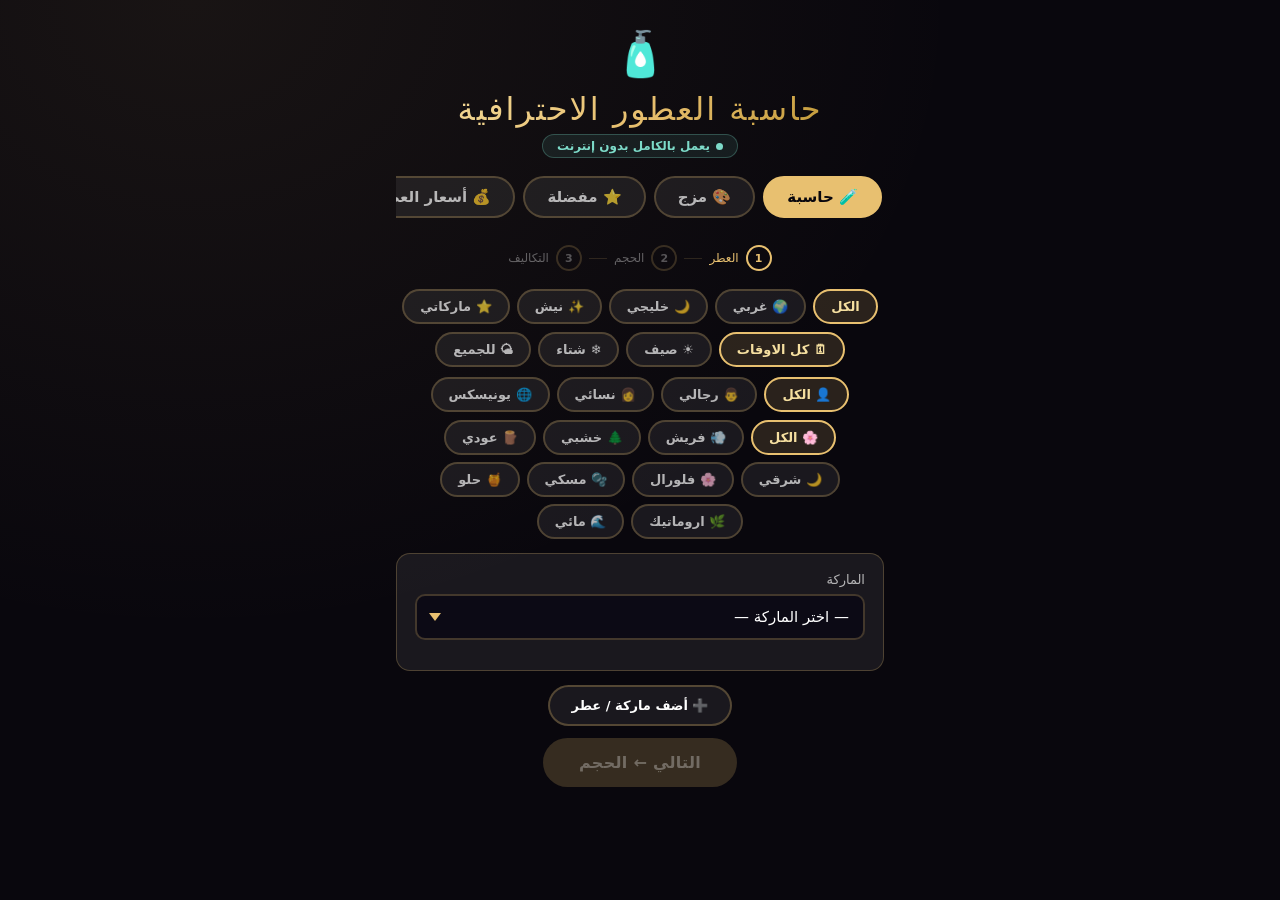
<file: reset-cache.html>
<!DOCTYPE html>
<html lang="ar" dir="rtl">
<head>
<meta charset="UTF-8" />
<meta name="viewport" content="width=device-width,initial-scale=1.0" />
<title>تنظيف كاش PerfumeZ</title>
<style>
body{margin:0;min-height:100vh;display:grid;place-items:center;background:#09070d;color:#fff;font-family:system-ui,-apple-system,"Segoe UI",Tahoma,Arial,sans-serif;text-align:center;padding:24px}
.box{max-width:560px;background:rgba(255,255,255,.06);border:1px solid rgba(232,192,112,.35);border-radius:20px;padding:28px;box-shadow:0 20px 55px rgba(0,0,0,.35)}
h1{color:#e8c070;margin:0 0 12px;font-size:24px}p{line-height:1.8;color:rgba(255,255,255,.78)}.small{font-size:13px;color:rgba(255,255,255,.55)}
button{margin-top:14px;background:#e8c070;color:#1a1008;border:0;border-radius:12px;padding:12px 18px;font-weight:800;cursor:pointer}
</style>
</head>
<body>
<div class="box">
<h1>جاري تنظيف الكاش...</h1>
<p id="msg">نمسح Service Worker والكاش القديم حتى يفتح التطبيق بالنسخة الصحيحة.</p>
<p class="small">إذا لم يتم التحويل تلقائياً، اضغط الزر.</p>
<button onclick="location.href='./index.html?v=github-pages-fixed'">فتح التطبيق</button>
</div>
<script>
(async function(){
  try {
    if ('serviceWorker' in navigator) {
      const regs = await navigator.serviceWorker.getRegistrations();
      await Promise.all(regs.map(reg => reg.unregister()));
    }
    if ('caches' in window) {
      const keys = await caches.keys();
      await Promise.all(keys.map(key => caches.delete(key)));
    }
    document.getElementById('msg').textContent = 'تم تنظيف الكاش. سيتم فتح التطبيق الآن.';
  } catch (e) {
    document.getElementById('msg').textContent = 'تمت المحاولة. سيتم فتح التطبيق الآن.';
  }
  setTimeout(() => location.replace('./index.html?v=github-pages-fixed'), 900);
})();
</script>
</body>
</html>
</file>
<file: css/style.css>
/* ═══════════════════════════════════════════════════
   style.css — حاسبة العطور الاحترافية
   ═══════════════════════════════════════════════════ */

*, *::before, *::after { box-sizing: border-box; margin: 0; padding: 0; }

:root {
  --g:   #e8c070;
  --gl:  #f5dfa0;
  --bg:  #09070d;
  --cb:  rgba(255,255,255,0.07);
  --ca:  rgba(232,192,112,0.14);
  --tx:  #ffffff;
  --mu:  rgba(255,255,255,0.68);
  --bd:  rgba(232,192,112,0.25);
  --ba:  rgba(232,192,112,0.60);
  --red: #e87777;
  --green: #6ec878;
  --blue:  #6eb5c8;
  --purple:#9e6ec8;
}

/* ── Base ── */
body {
  background: var(--bg);
  color: var(--tx);
  font-family: 'Segoe UI', Tahoma, system-ui, sans-serif;
  direction: rtl;
  min-height: 100vh;
  background-image: radial-gradient(ellipse at 15% 0%, rgba(232,192,112,0.07) 0%, transparent 50%);
}

h1 {
  font-size: clamp(22px, 4vw, 32px);
  font-weight: 300;
  letter-spacing: 2px;
  background: linear-gradient(135deg, var(--gl), var(--g), #b8902a);
  -webkit-background-clip: text;
  -webkit-text-fill-color: transparent;
}

/* ── Layout ── */
.container { max-width: 520px; margin: 0 auto; padding: 0 16px 80px; }
.header    { text-align: center; padding: 28px 0 16px; }
.header .logo  { font-size: 44px; margin-bottom: 10px; }
.header .badge {
  display: inline-flex; align-items: center; gap: 6px;
  background: rgba(110,200,181,0.1); border: 1px solid rgba(110,200,181,0.3);
  border-radius: 20px; padding: 4px 14px; font-size: 12px; color: #7ddbc9;
  font-weight: 600; margin-top: 6px;
}
.badge-dot {
  width: 7px; height: 7px; border-radius: 50%;
  background: #7ddbc9; animation: pulse 2s ease infinite;
}

/* ── Tabs ── */
.tabs { display: flex; gap: 8px; justify-content: flex-start; margin-bottom: 20px; overflow-x: auto; padding: 2px 2px 7px; scrollbar-width: thin; -webkit-overflow-scrolling: touch; }
.tab {
  background: var(--cb); border: 2px solid var(--bd); color: var(--mu);
  border-radius: 50px; padding: 10px 22px; font-size: 15px; font-weight: 600;
  cursor: pointer; transition: all .2s; font-family: inherit; white-space: nowrap; flex: 0 0 auto;
}
.tab.active { background: var(--g); color: #09070d; border-color: var(--g); font-weight: 800; }

/* ── Cards ── */
.card { background: var(--cb); border: 1px solid var(--bd); border-radius: 14px; padding: 18px; margin-bottom: 14px; }
.card-title { font-size: 16px; color: var(--g); font-weight: 700; margin-bottom: 14px; }

/* ── Form Controls ── */
.field-label { font-size: 13px; color: var(--mu); margin-bottom: 7px; font-weight: 500; }

select, input[type=number], input[type=text] {
  width: 100%; background: #0c0a15; border: 2px solid var(--bd); color: var(--tx);
  border-radius: 10px; padding: 12px 14px; font-size: 15px; font-family: inherit;
  outline: none; transition: border .2s;
}
select {
  cursor: pointer; appearance: none; padding-left: 36px;
  background-image: url("data:image/svg+xml,%3Csvg xmlns='http://www.w3.org/2000/svg' width='12' height='8' viewBox='0 0 12 8'%3E%3Cpath fill='%23e8c070' d='M6 8L0 0h12z'/%3E%3C/svg%3E");
  background-repeat: no-repeat; background-position: left 12px center;
}
select:focus, input:focus { border-color: var(--g); }
select option { background: #0c0a15; color: var(--tx); }

/* ── Size Pills ── */
.size-row { display: flex; gap: 8px; flex-wrap: wrap; }
.size-btn {
  background: var(--cb); border: 2px solid var(--bd); color: var(--mu);
  border-radius: 50px; padding: 9px 18px; font-size: 14px; font-weight: 600;
  cursor: pointer; transition: all .2s; font-family: inherit;
}
.size-btn.active { background: var(--g); color: #09070d; border-color: var(--g); font-weight: 800; }

/* ── Conc Grid ── */
.conc-grid { display: grid; grid-template-columns: 1fr 1fr; gap: 10px; }
.conc-card {
  background: var(--cb); border: 2px solid var(--bd); border-radius: 12px;
  padding: 12px 14px; cursor: pointer; transition: all .2s;
}
.conc-card.active { background: rgba(232,192,112,0.12); border-color: var(--g); }
.conc-name { font-size: 14px; font-weight: 700; color: var(--tx); }
.conc-pct  { font-size: 12px; font-weight: 700; background: rgba(232,192,112,0.2); padding: 2px 9px; border-radius: 20px; color: var(--g); }
.conc-dur  { font-size: 12px; color: var(--mu); margin-top: 3px; }

/* ── Grade Cards ── */
.grade-grid { display: flex; flex-direction: column; gap: 9px; }
.grade-card {
  border: 2px solid var(--bd); border-radius: 12px; padding: 13px 15px;
  cursor: pointer; transition: all .2s; display: flex; align-items: center; gap: 12px;
}
.grade-card.active { border-color: var(--g); background: rgba(232,192,112,0.09); }
.grade-emoji  { font-size: 24px; flex-shrink: 0; }
.grade-info   { flex: 1; }
.grade-name   { font-size: 15px; font-weight: 700; }
.grade-desc   { font-size: 12px; color: var(--mu); margin-top: 2px; }
.grade-price  { font-size: 12px; font-weight: 700; border-radius: 20px; padding: 2px 10px; white-space: nowrap; }
.grade-mult   { font-size: 11px; font-weight: 600; margin-top: 4px; }
.grade-dot    { width: 10px; height: 10px; border-radius: 50%; flex-shrink: 0; }

/* ── Toggle ── */
.toggle-row {
  display: flex; align-items: center; gap: 12px; cursor: pointer;
  padding: 9px 0; border-bottom: 1px solid var(--bd);
}
.toggle-track  { width: 42px; height: 23px; border-radius: 12px; position: relative; transition: background .25s; flex-shrink: 0; }
.toggle-thumb  { width: 17px; height: 17px; border-radius: 50%; background: #fff; position: absolute; top: 3px; transition: left .25s; box-shadow: 0 1px 4px rgba(0,0,0,.4); }
.toggle-label  { font-size: 14px; font-weight: 500; }
.toggle-sub    { font-size: 11px; color: var(--mu); margin-top: 1px; }

/* ── Cost Inputs ── */
.cost-grid-2 { display: grid; grid-template-columns: 1fr 1fr; gap: 10px; margin-bottom: 10px; }
.cost-grid-3 { display: grid; grid-template-columns: 1fr 1fr 1fr; gap: 9px; }
.cost-label  { font-size: 12px; color: var(--mu); margin-bottom: 5px; font-weight: 500; }
.cost-input  { text-align: center; }

/* ── Results ── */
.result-badge { text-align: center; margin-bottom: 14px; }
.result-pill {
  display: inline-flex; align-items: center; gap: 8px;
  background: var(--ca); border: 1px solid var(--ba);
  border-radius: 50px; padding: 7px 18px; flex-wrap: wrap; justify-content: center; font-size: 13px;
}
.result-pill span { color: var(--mu); }

.bar-row   { margin-bottom: 12px; }
.bar-top   { display: flex; justify-content: space-between; align-items: center; margin-bottom: 5px; }
.bar-dot   { width: 8px; height: 8px; border-radius: 2px; flex-shrink: 0; }
.bar-label { font-size: 14px; font-weight: 500; }
.bar-val   { font-size: 15px; font-weight: 800; color: var(--g); }
.bar-track { height: 5px; background: rgba(255,255,255,0.06); border-radius: 3px; overflow: hidden; }
.bar-fill  { height: 100%; border-radius: 3px; transition: width 1s cubic-bezier(.4,0,.2,1); }
.bar-warn  { font-size: 10px; color: var(--red); background: rgba(232,119,119,0.12); padding: 1px 6px; border-radius: 4px; }

.strip  { display: flex; border-radius: 5px; overflow: hidden; height: 8px; margin: 12px 0 8px; }
.legend { display: flex; flex-wrap: wrap; gap: 4px 10px; }
.leg-item { display: flex; align-items: center; gap: 4px; font-size: 11px; color: var(--mu); }
.leg-dot  { width: 7px; height: 7px; border-radius: 2px; }

/* ── Cost Result ── */
.cost-result {
  background: rgba(232,192,112,0.07); border: 2px solid rgba(232,192,112,0.35);
  border-radius: 14px; padding: 16px; margin-bottom: 12px;
}
.cost-row       { display: flex; justify-content: space-between; align-items: center; margin-bottom: 8px; }
.cost-row-label { display: flex; align-items: center; gap: 6px; font-size: 13px; color: var(--mu); }
.cost-row-val   { font-size: 13px; color: var(--tx); }
.cost-total     { display: flex; justify-content: space-between; border-top: 1px solid var(--g); padding-top: 10px; margin-top: 6px; }
.cost-total-label { font-size: 15px; font-weight: 700; }
.cost-total-val   { font-size: 18px; font-weight: 800; color: var(--g); }

.mult-grid { display: grid; grid-template-columns: repeat(4,1fr); gap: 7px; margin-top: 12px; }
.mult-card { border-radius: 10px; padding: 8px 5px; text-align: center; }
.mult-tag  { font-size: 10px; color: var(--mu); margin-bottom: 2px; }
.mult-price { font-size: 14px; font-weight: 800; }
.mult-profit { font-size: 10px; color: var(--mu); }

/* ── Profit ── */
.profit-box { background: rgba(110,200,181,0.07); border: 1px solid rgba(110,200,181,0.25); border-radius: 13px; padding: 15px; margin-bottom: 12px; }
.profit-title { font-size: 14px; color: #7ddbc9; font-weight: 700; margin-bottom: 10px; }
.profit-result { display: grid; grid-template-columns: 1fr 1fr 1fr; gap: 8px; margin-top: 10px; }
.profit-cell { background: var(--cb); border-radius: 9px; padding: 9px; text-align: center; }
.profit-cell-label { font-size: 10px; color: var(--mu); margin-bottom: 2px; }
.profit-cell-val { font-size: 14px; font-weight: 800; }
.profit-bar-wrap { margin-top: 9px; }
.profit-bar-meta { display: flex; justify-content: space-between; font-size: 11px; color: var(--mu); margin-bottom: 4px; }
.profit-bar-track { height: 6px; background: rgba(255,255,255,0.05); border-radius: 3px; overflow: hidden; }
.profit-bar-fill { height: 100%; border-radius: 3px; transition: width .8s; }
.profit-warn { font-size: 11px; text-align: center; margin-top: 5px; color: var(--red); }
.profit-hint { font-size: 11px; text-align: center; margin-top: 5px; color: var(--g); }

/* ── Mix Order ── */
.mix-order { display: flex; align-items: center; flex-wrap: wrap; gap: 6px; }
.mix-chip  { border-radius: 20px; padding: 4px 12px; font-size: 12px; font-weight: 600; }
.mix-arrow { color: var(--mu); font-size: 13px; }

/* ── Tip Box ── */
.tip-box { background: var(--cb); border: 1px solid var(--bd); border-radius: 10px; padding: 12px 14px; font-size: 13px; color: var(--gl); line-height: 1.7; margin-bottom: 12px; }

/* ── Info Badge ── */
.info-badge { background: rgba(110,200,181,0.08); border: 1px solid rgba(110,200,181,0.25); border-radius: 9px; padding: 9px 13px; font-size: 13px; color: #7ddbc9; margin-bottom: 10px; line-height: 1.6; }

/* ── Buttons ── */
.btn {
  background: var(--g); color: #09070d; border: none; border-radius: 50px;
  padding: 15px 36px; font-size: 16px; font-weight: 800; cursor: pointer;
  font-family: inherit; transition: filter .2s;
  box-shadow: 0 4px 22px rgba(232,192,112,.28); letter-spacing: .3px;
}
.btn:hover    { filter: brightness(1.1); }
.btn:disabled { background: rgba(232,192,112,.2); color: rgba(255,255,255,.3); cursor: not-allowed; box-shadow: none; }
.ghost {
  background: rgba(255,255,255,.07); border: 2px solid rgba(232,192,112,.28);
  color: var(--tx); border-radius: 50px; padding: 11px 22px; font-size: 14px;
  font-weight: 600; cursor: pointer; font-family: inherit; transition: background .2s;
}
.ghost:hover { background: rgba(255,255,255,.11); }
.btn-row     { display: flex; gap: 8px; justify-content: center; }

/* ── Compat Matrix ── */
.matrix-wrap { overflow-x: auto; }
table { border-collapse: collapse; font-size: 11px; width: 100%; min-width: 460px; }
th, td { padding: 5px 4px; text-align: center; }
th { font-weight: 600; }
.cell-icon { font-size: 14px; }
.legend-row { display: flex; gap: 14px; margin-top: 8px; flex-wrap: wrap; }
.leg-c { display: flex; align-items: center; gap: 5px; font-size: 11px; color: var(--mu); }

/* ── Blend Results ── */
.blend-result { border: 2px solid var(--bd); border-radius: 14px; padding: 15px; margin-bottom: 12px; }
.blend-score  { background: rgba(110,200,181,0.12); border: 1px solid rgba(110,200,181,0.3); border-radius: 50px; padding: 3px 13px; font-size: 13px; font-weight: 800; color: var(--green); }
.ratio-row    { display: flex; justify-content: space-between; align-items: center; background: rgba(255,255,255,0.03); border-radius: 9px; padding: 9px 12px; margin-bottom: 6px; }
.ratio-name   { font-size: 13px; color: var(--tx); display: flex; align-items: center; gap: 7px; }
.ratio-vals   { display: flex; gap: 9px; align-items: center; }
.ratio-pct    { font-size: 12px; color: var(--mu); }
.ratio-ml     { font-size: 15px; font-weight: 800; color: var(--g); }
.suggest-card { background: var(--cb); border: 1px solid var(--bd); border-radius: 12px; padding: 14px; margin-bottom: 10px; }
.suggest-head { display: flex; justify-content: space-between; align-items: flex-start; margin-bottom: 9px; }
.suggest-name { font-size: 14px; font-weight: 700; color: var(--tx); margin-bottom: 4px; }
.suggest-type { font-size: 11px; border-radius: 20px; padding: 2px 9px; font-weight: 600; }
.suggest-ratios { display: flex; gap: 8px; background: rgba(255,255,255,.03); border-radius: 9px; padding: 9px; margin-bottom: 7px; }
.suggest-ratio-col  { flex: 1; text-align: center; }
.suggest-ratio-name { font-size: 10px; color: var(--mu); margin-bottom: 2px; }
.suggest-ratio-pct  { font-size: 15px; font-weight: 800; color: var(--g); }
.suggest-ratio-ml   { font-size: 10px; color: var(--mu); }
.result-name { font-size: 13px; font-weight: 700; color: var(--gl); }

/* ── Family Badge ── */
.fam-badge { border-radius: 20px; padding: 2px 9px; font-size: 11px; font-weight: 600; white-space: nowrap; }

/* ── Season Bar ── */
.season-row { display: flex; gap: 7px; flex-wrap: wrap; justify-content: center; margin-bottom: 10px; }
.season-btn {
  background: var(--cb); border: 2px solid var(--bd); color: var(--mu);
  border-radius: 22px; padding: 8px 16px; font-size: 13px; font-weight: 600;
  cursor: pointer; transition: all .2s; font-family: inherit;
}
.season-btn.active { background: rgba(232,192,112,0.15); border-color: var(--g); color: var(--gl); }

/* ── Steps ── */
.steps { display: flex; align-items: center; justify-content: center; gap: 7px; margin-bottom: 18px; flex-wrap: wrap; }
.step-dot   { width: 26px; height: 26px; border-radius: 50%; display: flex; align-items: center; justify-content: center; font-size: 11px; font-weight: 800; transition: all .3s; flex-shrink: 0; }
.step-label { font-size: 12px; transition: color .3s; }
.step-line  { width: 18px; height: 1px; transition: background .3s; }

/* ── Dominant Selector ── */
.dom-card { display: flex; align-items: center; gap: 10px; border: 2px solid var(--bd); border-radius: 10px; padding: 10px 13px; cursor: pointer; transition: all .2s; margin-bottom: 7px; }
.dom-card.active { background: var(--ca); border-color: var(--ba); }
.dom-radio { width: 18px; height: 18px; border-radius: 50%; border: 2px solid var(--bd); display: flex; align-items: center; justify-content: center; flex-shrink: 0; transition: all .2s; }
.dom-radio.active { background: var(--g); border-color: var(--g); }
.dom-radio-inner { width: 7px; height: 7px; border-radius: 50%; background: #09070d; }
.dom-name { font-size: 13px; font-weight: 500; }
.dom-tag  { font-size: 10px; color: var(--g); background: rgba(232,192,112,0.15); padding: 2px 8px; border-radius: 20px; margin-right: auto; white-space: nowrap; }
/* ── Favorites ── */
.fav-card { background: var(--cb); border: 1px solid var(--bd); border-radius: 14px; padding: 16px; margin-bottom: 12px; transition: border-color .2s; }
.fav-card:hover { border-color: var(--ba); }
.fav-header { display: flex; justify-content: space-between; align-items: flex-start; margin-bottom: 10px; }
.fav-name   { font-size: 16px; font-weight: 700; color: var(--gl); }
.fav-brand  { font-size: 12px; color: var(--mu); margin-top: 2px; }
.fav-note   { font-size: 13px; color: var(--tx); line-height: 1.6; background: rgba(255,255,255,0.04); border-radius: 8px; padding: 9px 11px; margin-top: 8px; white-space: pre-wrap; }
.fav-note-empty { font-size: 12px; color: rgba(255,255,255,0.28); font-style: italic; margin-top: 6px; }
.fav-actions { display: flex; gap: 7px; margin-top: 10px; }
.fav-btn { background: rgba(255,255,255,0.06); border: 1px solid var(--bd); color: var(--mu); border-radius: 20px; padding: 6px 14px; font-size: 12px; font-weight: 600; cursor: pointer; font-family: inherit; transition: all .2s; }
.fav-btn:hover { background: rgba(255,255,255,0.11); color: var(--tx); }
.fav-btn.del { border-color: rgba(232,119,119,.3); color: #e89b9b; }
.fav-btn.del:hover { background: rgba(232,119,119,.1); }
.fav-empty { text-align: center; padding: 40px 20px; color: var(--mu); }
.fav-empty-icon { font-size: 48px; margin-bottom: 12px; }
.fav-note-edit { width: 100%; background: #0c0a15; border: 2px solid var(--g); color: var(--tx); border-radius: 9px; padding: 10px 12px; font-size: 13px; font-family: inherit; outline: none; resize: vertical; min-height: 80px; margin-top: 8px; }

/* ── Animations ── */
@keyframes pulse {
  0%, 100% { opacity: .3; transform: scale(.8); }
  50%       { opacity: 1;  transform: scale(1.15); }
}
@keyframes fi {
  from { opacity: 0; transform: translateY(10px); }
  to   { opacity: 1; transform: none; }
}
@keyframes cardIn {
  from { opacity: 0; transform: translateY(14px) scale(.97); }
  to   { opacity: 1; transform: none; }
}
.fi { animation: fi .35s ease both; }

/* ── Modal ── */
#modal {
  display: none; position: fixed; inset: 0;
  background: rgba(0,0,0,.72); backdrop-filter: blur(3px);
  z-index: 100; align-items: flex-start; justify-content: center;
  padding: 18px; overflow-y: auto;
}
.modal-card {
  background: #0c0a15; border: 1px solid var(--ba); border-radius: 16px;
  padding: 18px; max-width: 440px; width: 100%; margin: 14px auto;
  box-shadow: 0 12px 50px rgba(0,0,0,.6);
}
.custom-tag {
  font-size: 9px; color: #7ddbc9; background: rgba(110,200,181,.12);
  border: 1px solid rgba(110,200,181,.3); border-radius: 20px; padding: 1px 7px; margin-right: 5px;
}

/* ── Toast ── */
#toast {
  position: fixed; bottom: 26px; left: 50%;
  transform: translateX(-50%) translateY(20px);
  background: var(--g); color: #09070d; padding: 10px 22px;
  border-radius: 30px; font-weight: 800; font-size: 14px;
  opacity: 0; pointer-events: none; transition: all .3s;
  z-index: 12000; box-shadow: 0 6px 24px rgba(232,192,112,.4);
}
#toast.toast-show { opacity: 1; transform: translateX(-50%) translateY(0); }

/* ── Responsive Mobile ── */
@media (max-width: 480px) {
  .container { padding: 0 10px 70px; }
  .tabs { gap: 5px; }
  .tab  { padding: 9px 14px; font-size: 13px; }
  .conc-grid { grid-template-columns: 1fr 1fr; }
  .cost-grid-3 { grid-template-columns: 1fr 1fr; }
  .mult-grid { grid-template-columns: repeat(2, 1fr); }
  .btn { padding: 13px 24px; font-size: 15px; }
  .perf-grid { gap: 9px; }
  .perf-card { padding: 13px 11px 11px; }
  .perf-card-emoji { font-size: 22px; }
  .perf-card-name  { font-size: 12px; }
}

/* ═══ Print Overlay ═══ */
#print-overlay {
  position: fixed;
  inset: 0;
  background: #fff;
  z-index: 9999;
  overflow-y: auto;
  padding: 20px;
  padding-top: max(60px, calc(env(safe-area-inset-top) + 20px));
  box-sizing: border-box;
  direction: rtl;
  font-family: Tahoma, Arial, sans-serif;
  color: #1a1a1a;
  line-height: 1.9;
}
#print-overlay-inner {
  max-width: 640px;
  margin: 0 auto;
}
#print-overlay-btns {
  display: flex;
  gap: 10px;
  margin-bottom: 18px;
}
#print-overlay-btns button {
  padding: 10px 24px;
  border: none;
  border-radius: 8px;
  font-family: Tahoma, Arial, sans-serif;
  font-size: 14px;
  cursor: pointer;
  font-weight: bold;
}
.po-btn-print {
  background: #a8852a;
  color: #fff;
}
.po-btn-close {
  background: #eee;
  color: #333;
}
#print-overlay h2 {
  color: #a8852a;
  font-size: 20px;
  border-bottom: 2px solid #e8c070;
  padding-bottom: 8px;
  margin-bottom: 14px;
}
#print-overlay pre {
  white-space: pre-wrap;
  font-family: Tahoma, Arial, sans-serif;
  font-size: 14px;
}
@media print {
  body > *:not(#print-overlay) { display: none !important; }
  #print-overlay {
    position: static;
    padding: 0;
  }
  #print-overlay-btns { display: none !important; }
}

/* ════════════════════════════════════
   زر الهوم — ثابت في الشاشة دائماً
   ════════════════════════════════════ */
#home-btn {
  /* ثابت بالنسبة للـ viewport — لا يتحرك مع الصفحة */
  position: fixed;
  bottom: calc(env(safe-area-inset-bottom, 0px) + 24px);
  left: 20px;
  z-index: 8000;

  width: 50px;
  height: 50px;
  border-radius: 50%;
  border: 2px solid rgba(232,192,112,0.55);
  background: linear-gradient(145deg, #1c1005, #2e1a05);
  color: #e8c070;
  font-size: 22px;
  cursor: pointer;
  font-family: inherit;

  display: flex;
  align-items: center;
  justify-content: center;

  box-shadow:
    0 4px 20px rgba(0,0,0,0.6),
    0 0 0 1px rgba(232,192,112,0.08);

  /* الحالة الافتراضية: مخفي في step 1 */
  opacity: 0;
  pointer-events: none;
  transform: scale(0.8);
  transition: opacity .22s ease, transform .22s ease;

  /* منع التحديد والإزاحة */
  -webkit-tap-highlight-color: transparent;
  touch-action: manipulation;
  user-select: none;
}

/* يظهر عند إضافة كلاس visible */
#home-btn.home-btn-visible {
  opacity: 1;
  pointer-events: auto;
  transform: scale(1);
}

#home-btn:active {
  transform: scale(0.88);
  background: linear-gradient(145deg, #2e1a05, #4a2a08);
}

/* ═══ صفحة أسعار العطور ═══ */
.container.wide-tab { max-width: 1500px; }
.market-tab-shell {
  background: rgba(255,255,255,0.025);
  border: 1px solid var(--bd);
  border-radius: 18px;
  overflow: hidden;
  min-height: calc(100vh - 190px);
  box-shadow: 0 14px 40px rgba(0,0,0,.18);
}
#market-list-frame {
  display: block;
  width: 100%;
  min-height: calc(100vh - 190px);
  height: 980px;
  border: 0;
  background: #09070d;
}

/* ═══ بطاقة السعر التقريبي ═══ */
.retail-price-card {
  margin-top: 12px;
  padding: 13px;
  border-radius: 13px;
  border: 1px solid rgba(232,192,112,.22);
  background:
    linear-gradient(135deg, rgba(232,192,112,.105), rgba(255,255,255,.035) 52%, rgba(110,181,200,.055));
  box-shadow: inset 0 1px 0 rgba(255,255,255,.025);
}
.retail-price-head {
  display: flex;
  align-items: flex-start;
  justify-content: space-between;
  gap: 12px;
  margin-bottom: 11px;
}
.retail-price-eyebrow {
  font-size: 10px;
  color: rgba(255,255,255,.48);
  margin-bottom: 3px;
}
.retail-price-title {
  font-size: 13px;
  font-weight: 800;
  color: var(--gl);
}
.retail-price-range {
  text-align: left;
  flex: 0 0 auto;
}
.retail-price-range strong {
  display: block;
  color: var(--g);
  font-size: 14px;
  line-height: 1.1;
}
.retail-price-range span {
  display: block;
  color: rgba(255,255,255,.42);
  font-size: 9px;
  margin-top: 4px;
}
.retail-price-grid {
  display: grid;
  grid-template-columns: repeat(3, minmax(0, 1fr));
  gap: 7px;
}
.retail-price-item {
  min-width: 0;
  text-align: center;
  padding: 9px 5px;
  border-radius: 10px;
  border: 1px solid rgba(255,255,255,.085);
  background: rgba(8,7,13,.34);
}
.retail-price-item.featured {
  border-color: rgba(232,192,112,.34);
  background: rgba(232,192,112,.07);
}
.retail-price-size {
  display: block;
  color: rgba(255,255,255,.54);
  font-size: 10px;
  margin-bottom: 4px;
}
.retail-price-item strong {
  display: block;
  color: var(--gl);
  font-size: 12px;
  line-height: 1.2;
  white-space: nowrap;
}
.retail-price-item small {
  display: block;
  color: rgba(255,255,255,.38);
  font-size: 8px;
  margin-top: 2px;
}
.retail-price-note {
  margin-top: 9px;
  padding-top: 8px;
  border-top: 1px solid rgba(255,255,255,.07);
  color: rgba(255,255,255,.43);
  font-size: 9px;
  line-height: 1.65;
}

@media (max-width: 560px) {
  #market-list-frame { min-height: 720px; height: 1040px; }
  .container.wide-tab { padding-left: 4px; padding-right: 4px; }
  .market-tab-shell { border-radius: 14px; }
  .retail-price-head { align-items: center; }
  .retail-price-range strong { font-size: 12px; }
  .retail-price-item { padding: 8px 3px; }
  .retail-price-item strong { font-size: 11px; }
}
</file>
